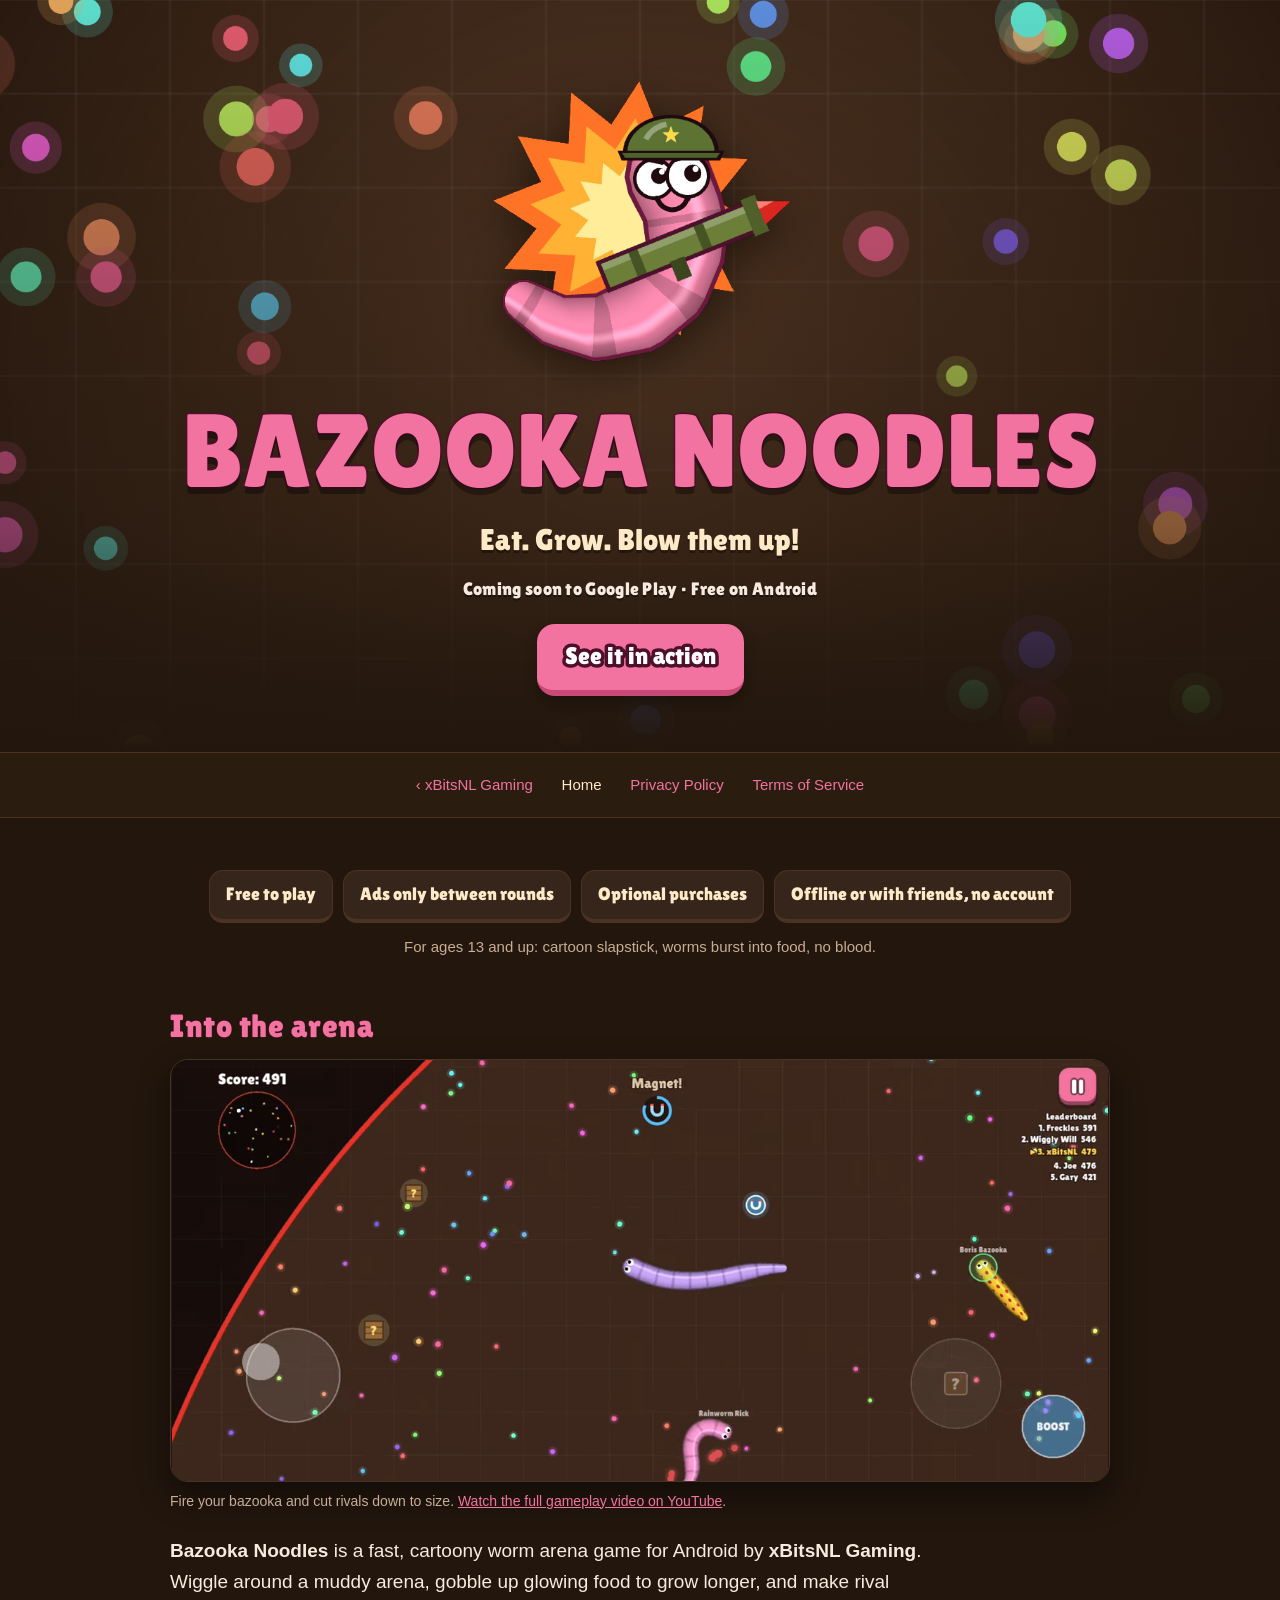
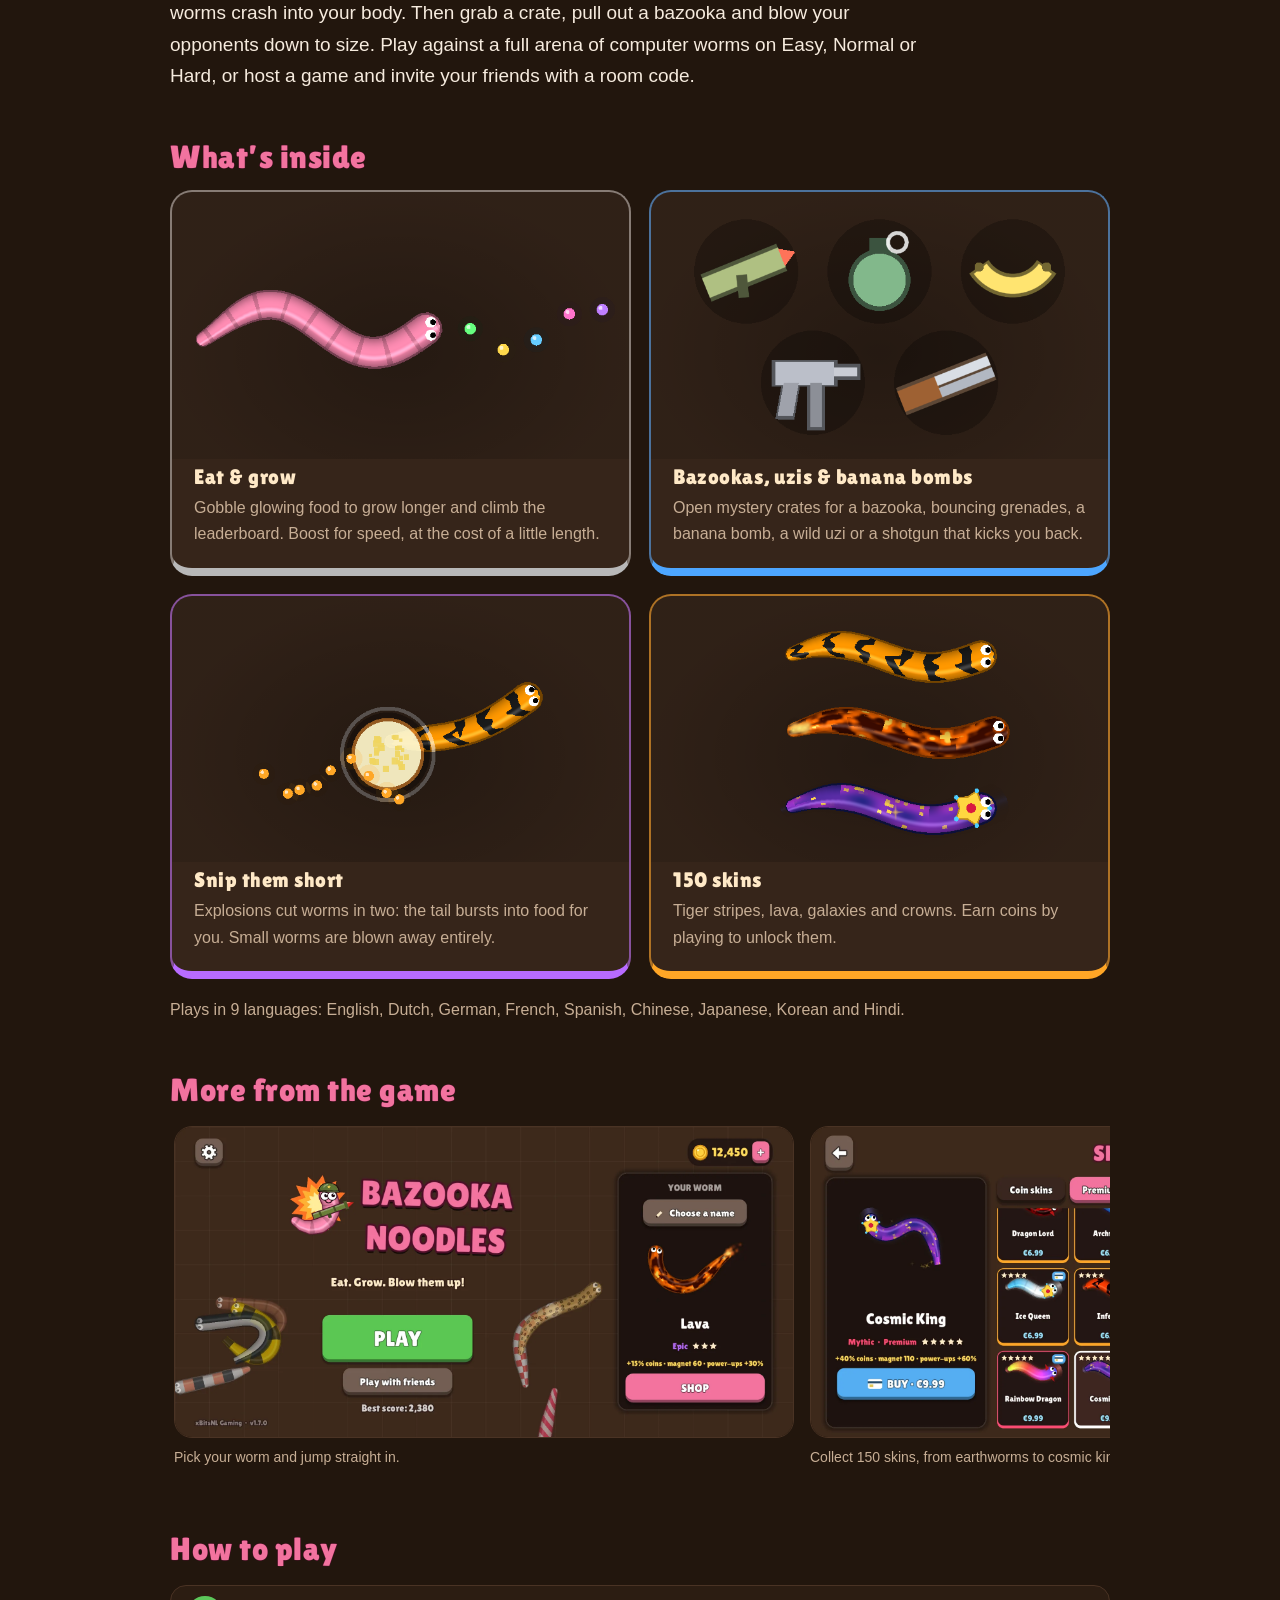
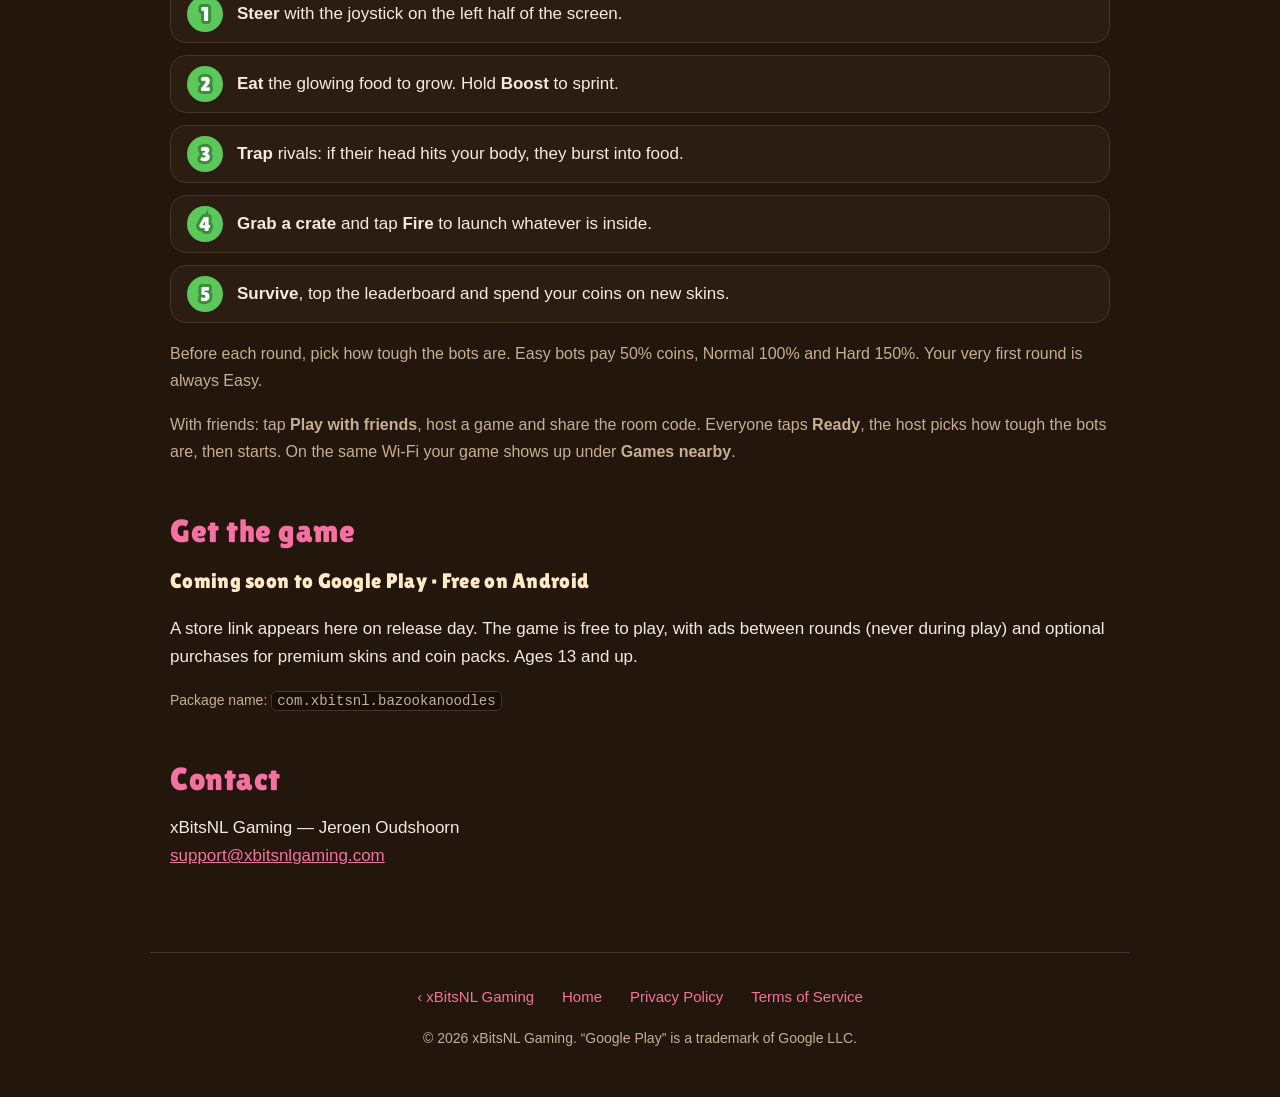
<file: index.html>
<!DOCTYPE html>
<html lang="en">
<head>
<meta charset="utf-8">
<meta name="viewport" content="width=device-width, initial-scale=1">
<title>Bazooka Noodles — eat, grow and blow them up! A worm arena game for Android</title>
<meta name="description" content="Bazooka Noodles is a worm arena game for Android by xBitsNL Gaming: eat to grow, crash rivals into your body, and grab bazookas, grenades and banana bombs to blow them down to size.">
<meta name="theme-color" content="#22160d">
<meta property="og:title" content="Bazooka Noodles">
<meta property="og:description" content="Eat. Grow. Blow them up! A worm arena game with bazookas, grenades and banana bombs.">
<meta property="og:image" content="https://bazooka-noodles.xbitsnlgaming.com/assets/feature.png">
<meta property="og:url" content="https://bazooka-noodles.xbitsnlgaming.com/">
<meta property="og:type" content="website">
<meta property="og:site_name" content="Bazooka Noodles">
<meta property="og:video" content="https://bazooka-noodles.xbitsnlgaming.com/assets/video/gameplay.mp4">
<meta name="twitter:card" content="summary_large_image">
<script type="application/ld+json">
{
  "@context": "https://schema.org",
  "@graph": [
    {
      "@type": "Organization",
      "@id": "https://www.xbitsnlgaming.com/#org",
      "name": "xBitsNL Gaming",
      "url": "https://www.xbitsnlgaming.com/",
      "email": "support@xbitsnlgaming.com"
    },
    {
      "@type": ["VideoGame", "MobileApplication"],
      "@id": "https://bazooka-noodles.xbitsnlgaming.com/#game",
      "name": "Bazooka Noodles",
      "url": "https://bazooka-noodles.xbitsnlgaming.com/",
      "description": "A fast, cartoony worm arena game for Android: eat to grow, crash rivals into your body, and grab bazookas, grenades and banana bombs to blow them down to size.",
      "image": "https://bazooka-noodles.xbitsnlgaming.com/assets/feature.png",
      "screenshot": [
        "https://bazooka-noodles.xbitsnlgaming.com/assets/screenshots/1_menu.webp",
        "https://bazooka-noodles.xbitsnlgaming.com/assets/screenshots/3_shop_premium.webp",
        "https://bazooka-noodles.xbitsnlgaming.com/assets/screenshots/4_shop_skins.webp"
      ],
      "genre": ["Arcade", "Action", "io game"],
      "gamePlatform": "Android",
      "operatingSystem": "Android",
      "applicationCategory": "GameApplication",
      "playMode": ["SinglePlayer", "MultiPlayer"],
      "inLanguage": ["en", "nl", "de", "fr", "es", "zh", "ja", "ko", "hi"],
      "typicalAgeRange": "13-",
      "author": { "@id": "https://www.xbitsnlgaming.com/#org" },
      "publisher": { "@id": "https://www.xbitsnlgaming.com/#org" },
      "offers": { "@type": "Offer", "price": "0", "priceCurrency": "EUR" },
      "trailer": { "@id": "https://bazooka-noodles.xbitsnlgaming.com/#gameplay" }
    },
    {
      "@type": "VideoObject",
      "@id": "https://bazooka-noodles.xbitsnlgaming.com/#gameplay",
      "name": "Bazooka Noodles gameplay",
      "description": "A purple worm picks up a bazooka and grenades and blows rival worms down to size in the Bazooka Noodles arena.",
      "thumbnailUrl": "https://bazooka-noodles.xbitsnlgaming.com/assets/video/gameplay-poster.jpg",
      "uploadDate": "2026-10-28T18:30:00+01:00",
      "duration": "PT22S",
      "contentUrl": "https://bazooka-noodles.xbitsnlgaming.com/assets/video/gameplay.mp4",
      "sameAs": "https://youtu.be/5Jnta__JhfM"
    }
  ]
}
</script>
<link rel="canonical" href="https://bazooka-noodles.xbitsnlgaming.com/">
<link rel="icon" href="assets/icon.png">
<link rel="apple-touch-icon" href="assets/apple-touch-icon.png">
<link rel="preload" href="assets/fonts/LilitaOne-Regular.ttf" as="font" type="font/ttf" crossorigin>
<link rel="stylesheet" href="style.css">
</head>
<body>

<a class="skip" href="#arena">Skip to content</a>

<header class="hero">
  <img class="logo" src="assets/logo.png" width="512" height="512" alt="A pink worm in an army helmet holding a bazooka, in front of an explosion">
  <h1>BAZOOKA NOODLES</h1>
  <p class="tagline">Eat. Grow. Blow them up!</p>
  <p class="status"><span>Coming soon to Google&nbsp;Play</span><span class="sep"> &middot; </span><span>Free on Android</span></p>
  <div class="buttons">
    <a class="btn" href="#arena">See it in action</a>
  </div>
</header>

<nav aria-label="Main">
  <a class="studio" href="https://www.xbitsnlgaming.com/">&lsaquo; xBitsNL Gaming</a>
  <a href="index.html" aria-current="page">Home</a>
  <a href="privacy-policy.html">Privacy Policy</a>
  <a href="terms-of-service.html">Terms of Service</a>
</nav>

<main>
  <section class="good-to-know" aria-labelledby="gtk">
    <h2 id="gtk" class="visually-hidden">Good to know</h2>
    <ul class="facts">
      <li>Free to play</li>
      <li>Ads only between rounds</li>
      <li>Optional purchases</li>
      <li>Offline or with friends, no account</li>
    </ul>
    <p class="age">For ages 13 and up: cartoon slapstick, worms burst into food, no blood.</p>
  </section>

  <section id="arena">
    <h2>Into the arena</h2>
    <figure class="shot">
      <video id="gameplay" width="1280" height="576" autoplay muted loop playsinline poster="assets/video/gameplay-poster.jpg" aria-label="Gameplay: a purple worm picks up a bazooka and grenades and blows rival worms down to size">
        <source src="assets/video/gameplay.webm" type="video/webm">
        <source src="assets/video/gameplay.mp4" type="video/mp4">
      </video>
      <figcaption>Fire your bazooka and cut rivals down to size. <a href="https://youtu.be/5Jnta__JhfM">Watch the full gameplay video on YouTube</a>.</figcaption>
    </figure>
    <p class="lead">
      <strong>Bazooka Noodles</strong> is a fast, cartoony worm arena game for Android by
      <strong>xBitsNL&nbsp;Gaming</strong>. Wiggle around a muddy arena, gobble up glowing food to
      grow longer, and make rival worms crash into your body. Then grab a crate, pull out a bazooka
      and blow your opponents down to size. Play against a full arena of computer worms on Easy, Normal
      or Hard, or host a game and invite your friends with a room code.
    </p>
  </section>

  <section id="features">
    <h2>What&rsquo;s inside</h2>
    <div class="features">
      <article class="feature tier-common">
        <img src="assets/art/eat.png" width="720" height="420" alt="" loading="lazy">
        <h3>Eat &amp; grow</h3>
        <p>Gobble glowing food to grow longer and climb the leaderboard. Boost for speed, at the cost of a little length.</p>
      </article>
      <article class="feature tier-rare">
        <img src="assets/art/weapons.png" width="720" height="420" alt="" loading="lazy">
        <h3>Bazookas, uzis &amp; banana bombs</h3>
        <p>Open mystery crates for a bazooka, bouncing grenades, a banana bomb, a wild uzi or a shotgun that kicks you back.</p>
      </article>
      <article class="feature tier-epic">
        <img src="assets/art/snip.png" width="720" height="420" alt="" loading="lazy">
        <h3>Snip them short</h3>
        <p>Explosions cut worms in two: the tail bursts into food for you. Small worms are blown away entirely.</p>
      </article>
      <article class="feature tier-legendary">
        <img src="assets/art/skins.png" width="720" height="420" alt="" loading="lazy">
        <h3>150 skins</h3>
        <p>Tiger stripes, lava, galaxies and crowns. Earn coins by playing to unlock them.</p>
      </article>
    </div>
    <p class="languages">Plays in 9 languages: English, Dutch, German, French, Spanish, Chinese, Japanese, Korean and Hindi.</p>
  </section>

  <section>
    <h2>More from the game</h2>
    <div class="gallery">
      <figure><img src="assets/screenshots/1_menu.webp" width="1920" height="966" loading="lazy" alt="Main menu with the Bazooka Noodles logo, Play button and your current worm skin"><figcaption>Pick your worm and jump straight in.</figcaption></figure>
      <figure><img src="assets/screenshots/3_shop_premium.webp" width="1920" height="966" loading="lazy" alt="Shop showing premium worm skins"><figcaption>Collect 150 skins, from earthworms to cosmic kings.</figcaption></figure>
      <figure><img src="assets/screenshots/4_shop_skins.webp" width="1920" height="966" loading="lazy" alt="Shop showing skins bought with coins"><figcaption>Earn coins by playing and unlock legendary skins.</figcaption></figure>
      <figure><img src="assets/screenshots/5_settings.webp" width="1920" height="966" loading="lazy" alt="Settings with nine languages, music and effects volume and vibration"><figcaption>Nine languages, volume sliders and vibration settings.</figcaption></figure>
    </div>
  </section>

  <section>
    <h2>How to play</h2>
    <ol class="steps">
      <li><strong>Steer</strong> with the joystick on the left half of the screen.</li>
      <li><strong>Eat</strong> the glowing food to grow. Hold <strong>Boost</strong> to sprint.</li>
      <li><strong>Trap</strong> rivals: if their head hits your body, they burst into food.</li>
      <li><strong>Grab a crate</strong> and tap <strong>Fire</strong> to launch whatever is inside.</li>
      <li><strong>Survive</strong>, top the leaderboard and spend your coins on new skins.</li>
    </ol>
    <p class="languages">Before each round, pick how tough the bots are. Easy bots pay 50% coins,
      Normal 100% and Hard 150%. Your very first round is always Easy.</p>
    <p class="languages">With friends: tap <strong>Play with friends</strong>, host a game and share the room code.
      Everyone taps <strong>Ready</strong>, the host picks how tough the bots are, then starts. On the same Wi-Fi your game shows up under
      <strong>Games nearby</strong>.</p>
  </section>

  <section id="get" class="get">
    <h2>Get the game</h2>
    <p class="status"><span>Coming soon to Google&nbsp;Play</span><span class="sep"> &middot; </span><span>Free on Android</span></p>
    <p>
      A store link appears here on release day. The game is free to play, with ads between rounds
      (never during play) and optional purchases for premium skins and coin packs. Ages 13 and up.
    </p>
    <p class="meta">Package name: <code>com.xbitsnl.bazookanoodles</code></p>
  </section>

  <section>
    <h2>Contact</h2>
    <p>
      xBitsNL&nbsp;Gaming &mdash; Jeroen&nbsp;Oudshoorn<br>
      <a href="mailto:support@xbitsnlgaming.com">support@xbitsnlgaming.com</a>
    </p>
  </section>
</main>

<footer>
  <nav aria-label="Footer">
    <a href="https://www.xbitsnlgaming.com/">‹ xBitsNL Gaming</a>
    <a href="index.html">Home</a>
    <a href="privacy-policy.html">Privacy Policy</a>
    <a href="terms-of-service.html">Terms of Service</a>
  </nav>
  &copy; <span id="y">2026</span> xBitsNL Gaming. &ldquo;Google Play&rdquo; is a trademark of Google&nbsp;LLC.
  <script>document.getElementById('y').textContent = new Date().getFullYear();</script>
  <script>
    // Minder beweging gevraagd: niet vanzelf afspelen, wel zelf kunnen starten.
    if (matchMedia('(prefers-reduced-motion: reduce)').matches) {
      const v = document.getElementById('gameplay');
      v.removeAttribute('autoplay'); v.pause(); v.currentTime = 0; v.controls = true;
    }
  </script>
</footer>

</body>
</html>
</file>
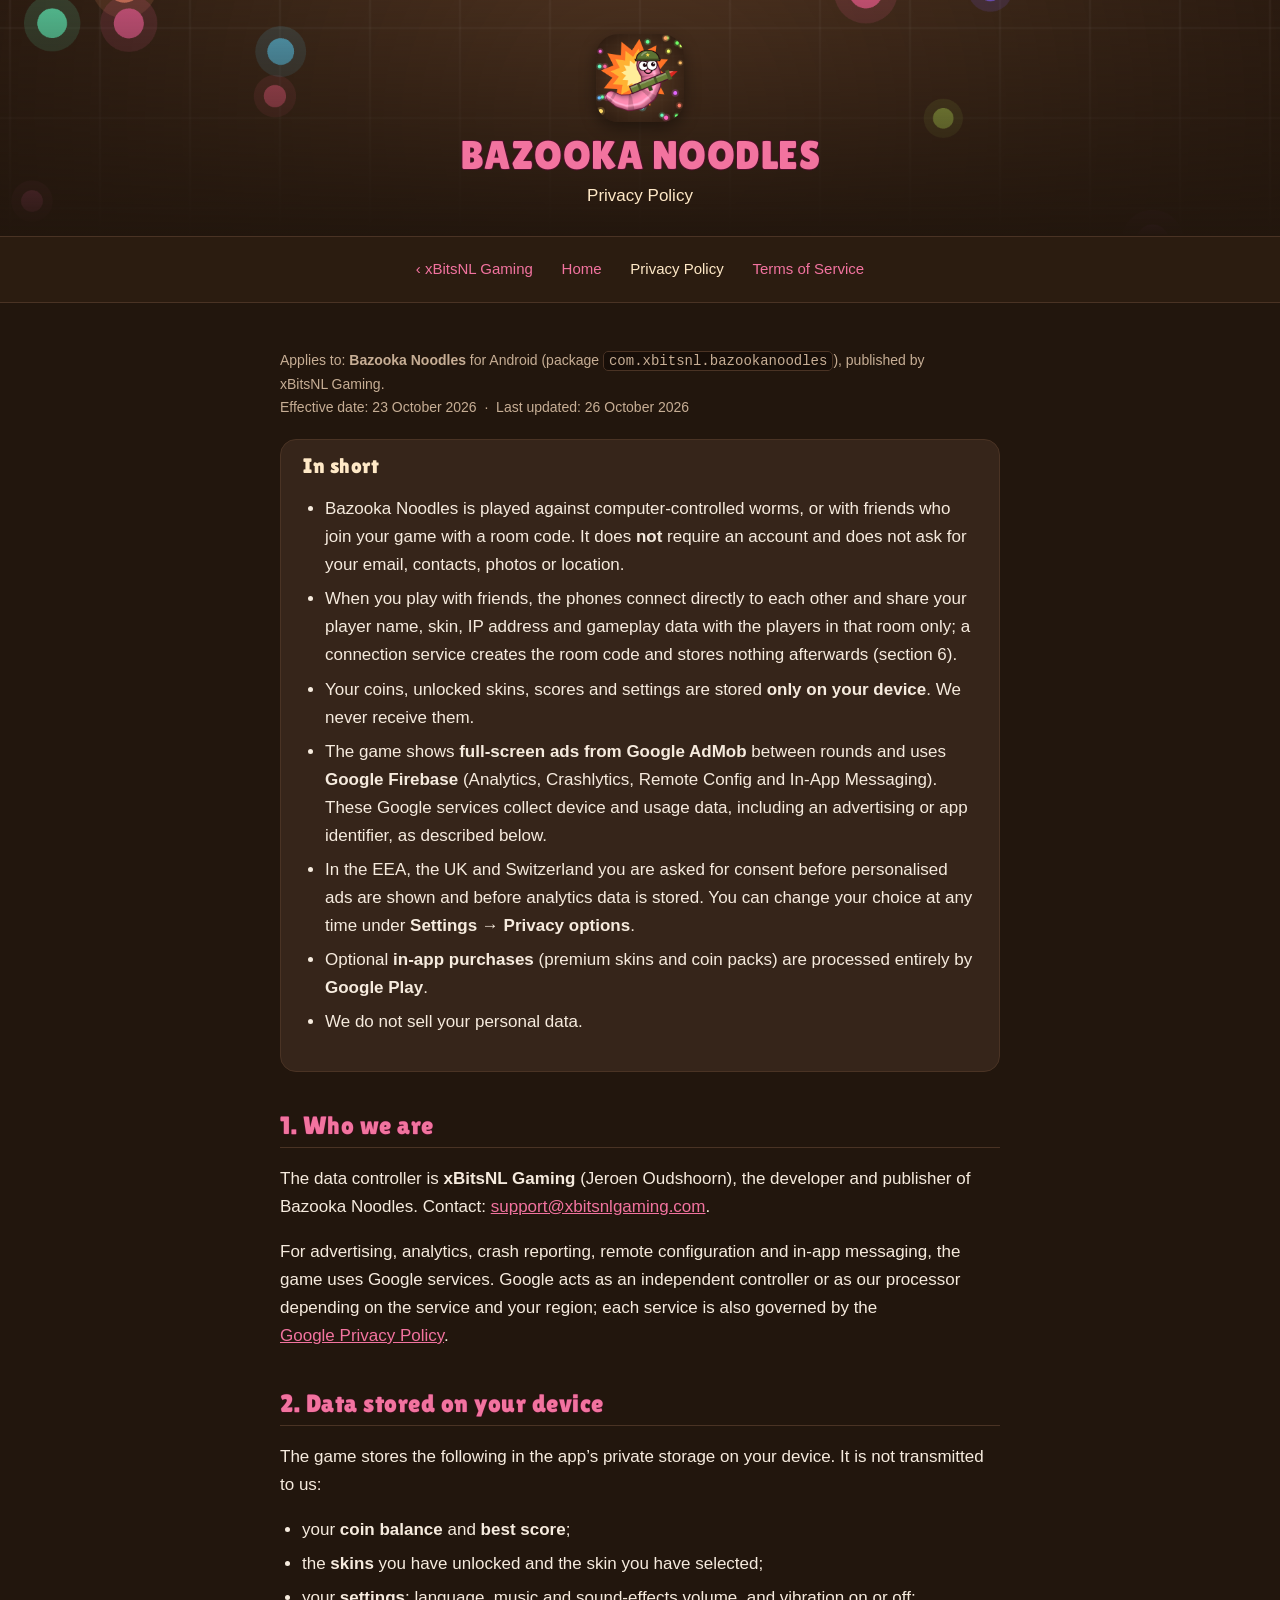
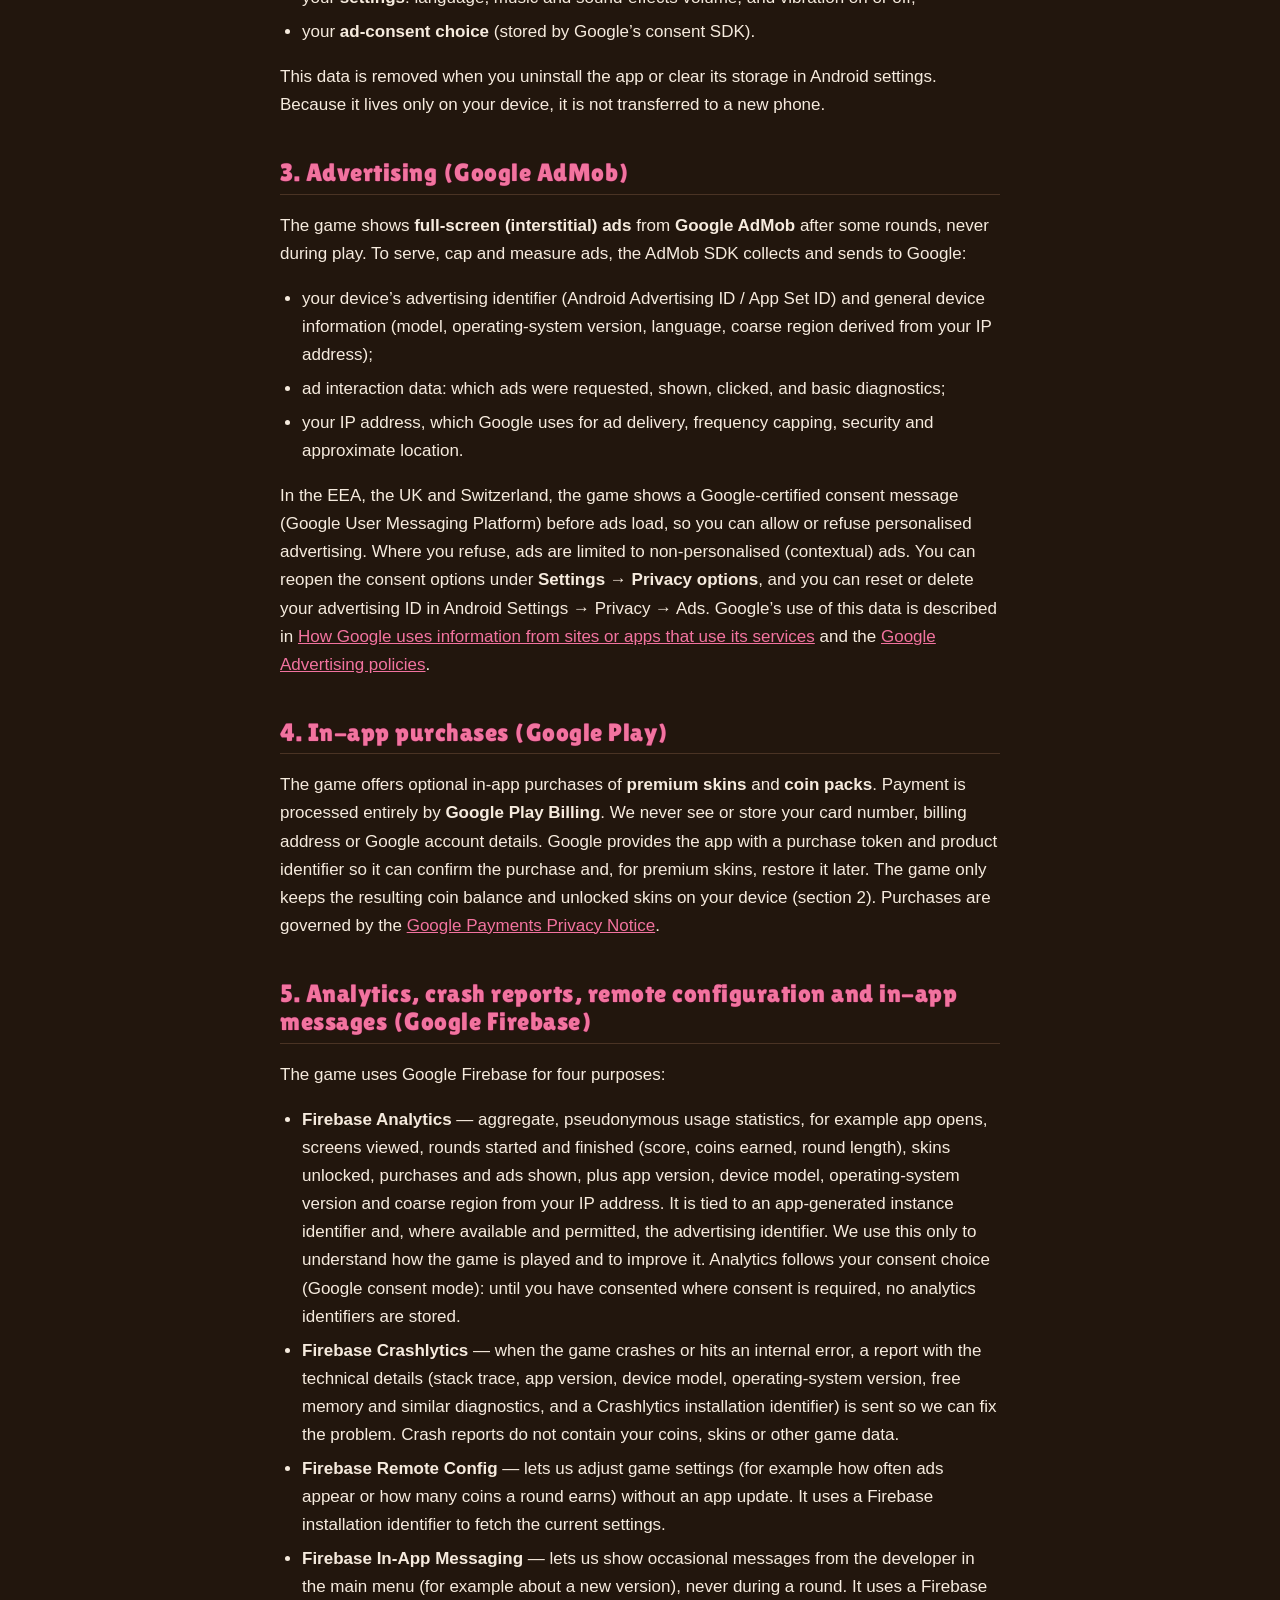
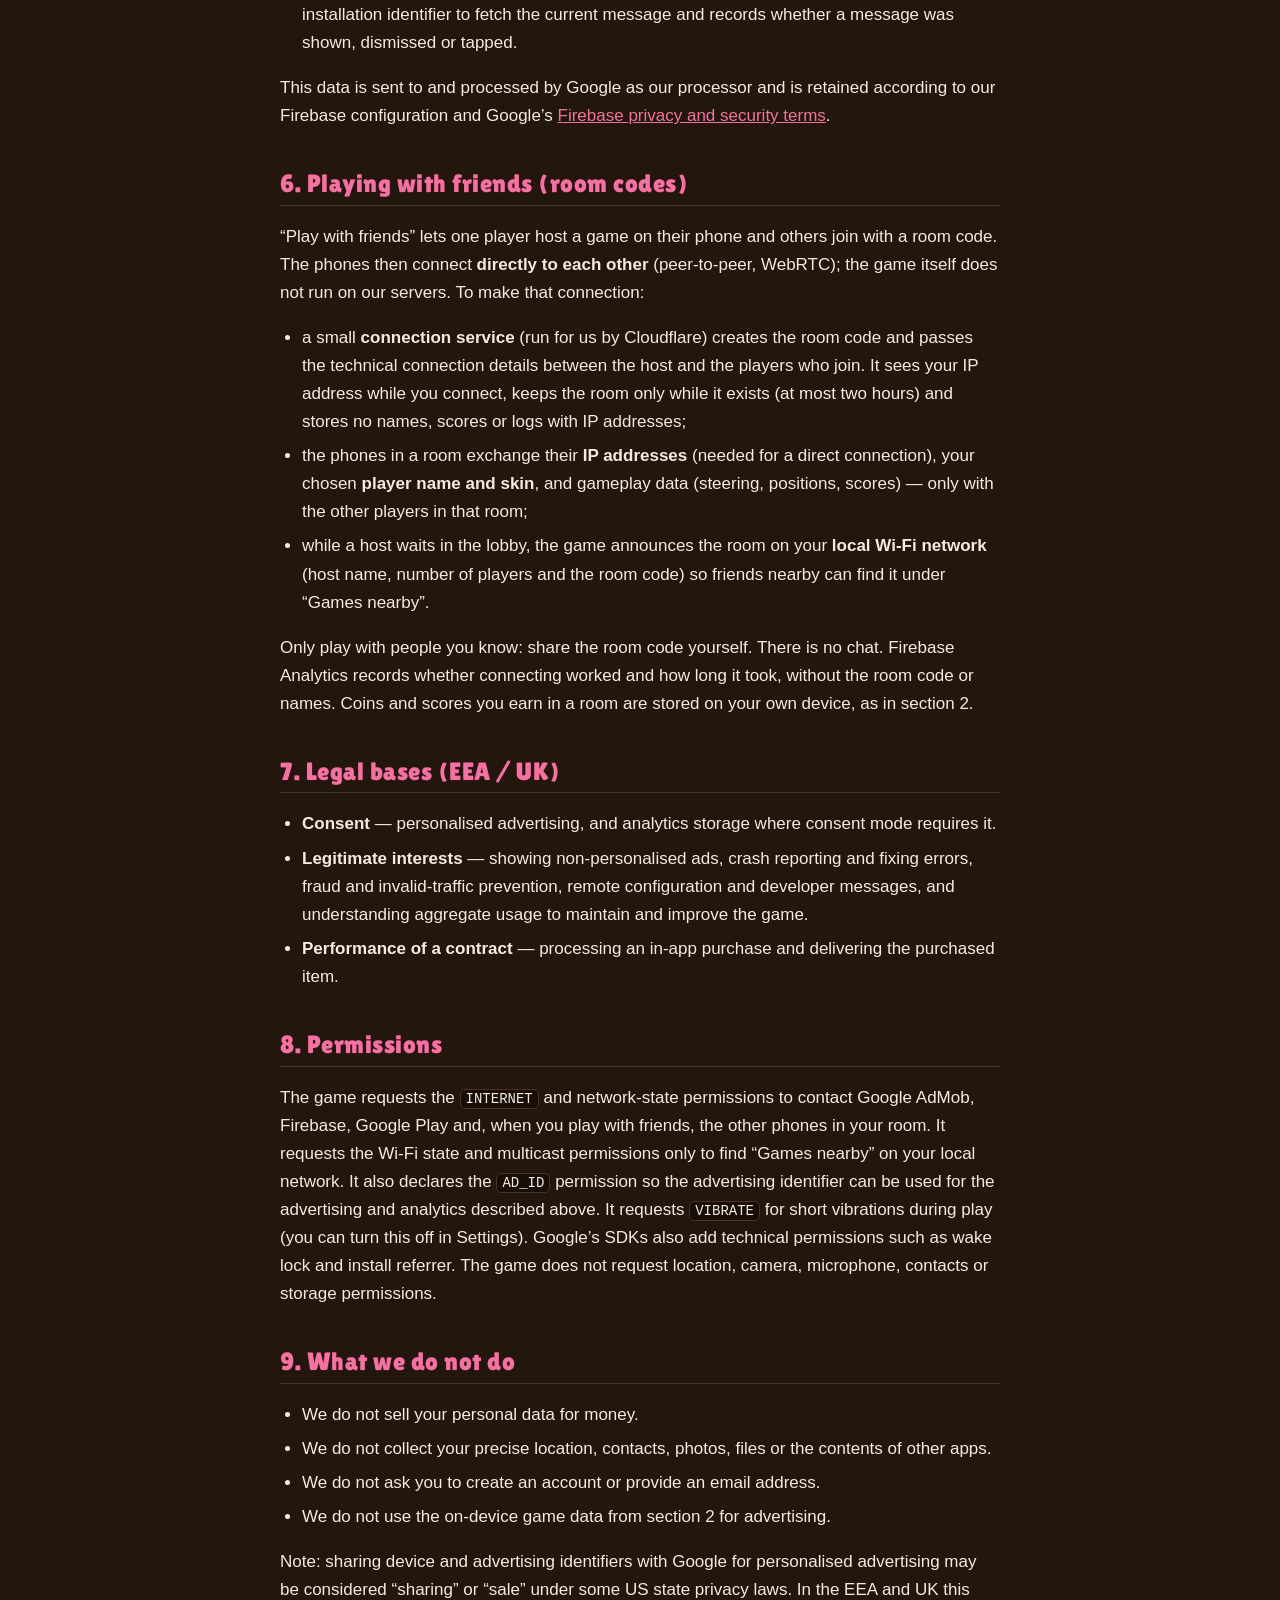
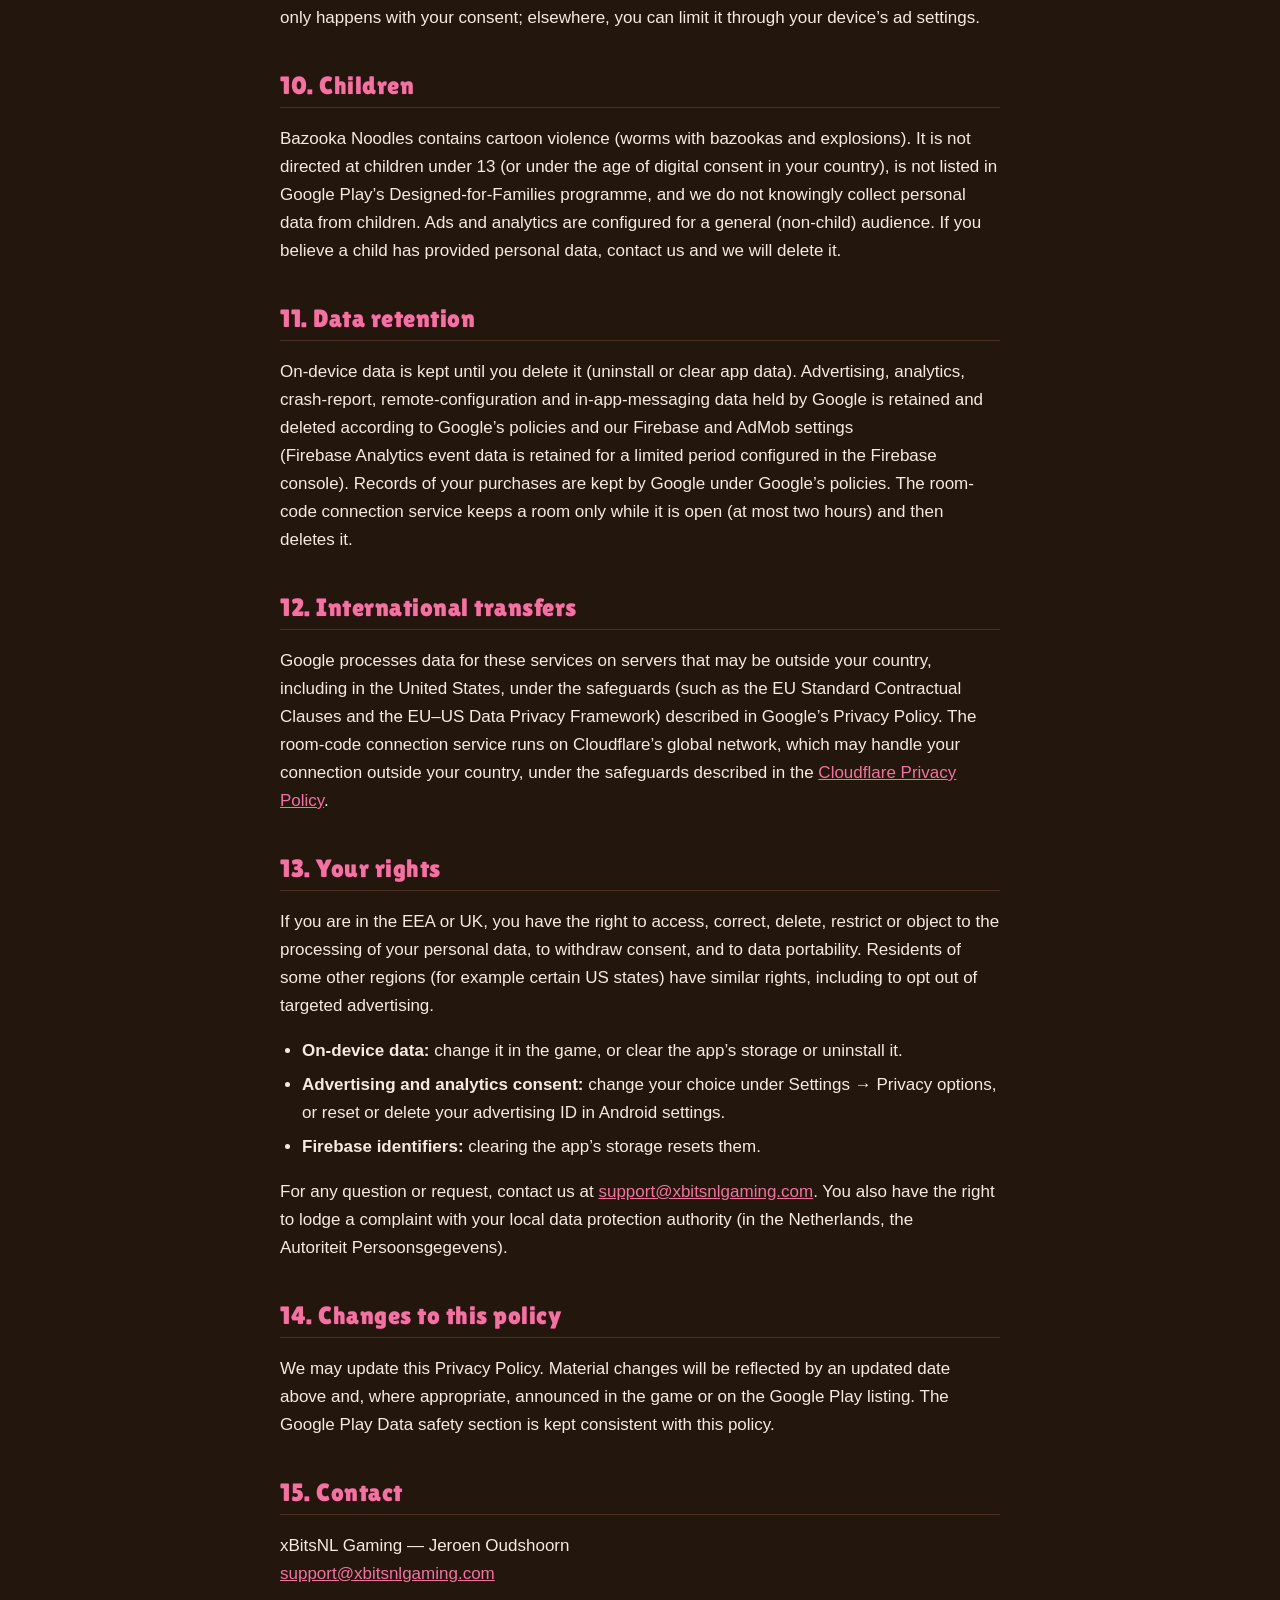
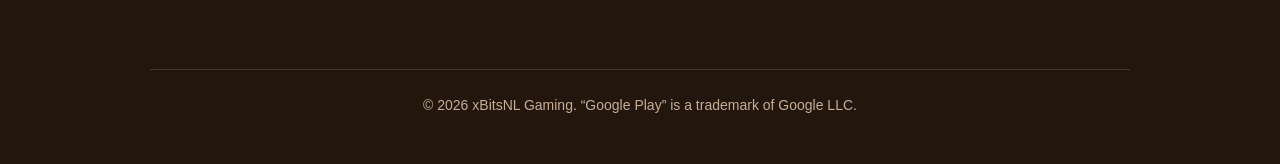
<file: privacy-policy.html>
<!DOCTYPE html>
<html lang="en">
<head>
<meta charset="utf-8">
<meta name="viewport" content="width=device-width, initial-scale=1">
<title>Privacy Policy — Bazooka Noodles</title>
<meta name="description" content="Privacy Policy for the Bazooka Noodles Android game by xBitsNL Gaming.">
<meta name="theme-color" content="#22160d">
<link rel="canonical" href="https://bazooka-noodles.xbitsnlgaming.com/privacy-policy.html">
<link rel="icon" href="assets/icon.png">
<link rel="apple-touch-icon" href="assets/apple-touch-icon.png">
<link rel="stylesheet" href="style.css">
</head>
<body>

<header class="page">
  <img class="icon" src="assets/icon.png" alt="Bazooka Noodles app icon">
  <h1>BAZOOKA NOODLES</h1>
  <p class="tagline">Privacy Policy</p>
</header>

<nav aria-label="Main">
  <a class="studio" href="https://www.xbitsnlgaming.com/">‹ xBitsNL Gaming</a>
  <a href="index.html">Home</a>
  <a href="privacy-policy.html" aria-current="page">Privacy Policy</a>
  <a href="terms-of-service.html">Terms of Service</a>
</nav>

<main class="text">
  <p class="meta">
    Applies to: <strong>Bazooka Noodles</strong> for Android (package <code>com.xbitsnl.bazookanoodles</code>),
    published by xBitsNL&nbsp;Gaming.<br>
    Effective date: 23&nbsp;October&nbsp;2026 &nbsp;&middot;&nbsp; Last updated: 26&nbsp;October&nbsp;2026
  </p>

  <div class="card">
    <h3>In short</h3>
    <ul>
      <li>Bazooka Noodles is played against computer-controlled worms, or with friends who join your game with a room code. It does <strong>not</strong> require an account and does not ask for your email, contacts, photos or location.</li>
      <li>When you play with friends, the phones connect directly to each other and share your player name, skin, IP address and gameplay data with the players in that room only; a connection service creates the room code and stores nothing afterwards (section&nbsp;6).</li>
      <li>Your coins, unlocked skins, scores and settings are stored <strong>only on your device</strong>. We never receive them.</li>
      <li>The game shows <strong>full-screen ads from Google&nbsp;AdMob</strong> between rounds and uses <strong>Google&nbsp;Firebase</strong> (Analytics, Crashlytics, Remote Config and In-App Messaging). These Google services collect device and usage data, including an advertising or app identifier, as described below.</li>
      <li>In the EEA, the UK and Switzerland you are asked for consent before personalised ads are shown and before analytics data is stored. You can change your choice at any time under <strong>Settings&nbsp;&rarr; Privacy options</strong>.</li>
      <li>Optional <strong>in-app purchases</strong> (premium skins and coin packs) are processed entirely by <strong>Google&nbsp;Play</strong>.</li>
      <li>We do not sell your personal data.</li>
    </ul>
  </div>

  <h2>1. Who we are</h2>
  <p>
    The data controller is <strong>xBitsNL&nbsp;Gaming</strong> (Jeroen&nbsp;Oudshoorn), the developer and
    publisher of Bazooka Noodles. Contact:
    <a href="mailto:support@xbitsnlgaming.com">support@xbitsnlgaming.com</a>.
  </p>
  <p>
    For advertising, analytics, crash reporting, remote configuration and in-app messaging, the game uses
    Google services. Google acts as an independent controller or as our processor depending on the service
    and your region; each service is also governed by the
    <a href="https://policies.google.com/privacy" rel="noopener" target="_blank">Google&nbsp;Privacy&nbsp;Policy</a>.
  </p>

  <h2>2. Data stored on your device</h2>
  <p>
    The game stores the following in the app&rsquo;s private storage on your device. It is not transmitted to us:
  </p>
  <ul>
    <li>your <strong>coin balance</strong> and <strong>best score</strong>;</li>
    <li>the <strong>skins</strong> you have unlocked and the skin you have selected;</li>
    <li>your <strong>settings</strong>: language, music and sound-effects volume, and vibration on or off;</li>
    <li>your <strong>ad-consent choice</strong> (stored by Google&rsquo;s consent SDK).</li>
  </ul>
  <p>
    This data is removed when you uninstall the app or clear its storage in Android settings. Because it
    lives only on your device, it is not transferred to a new phone.
  </p>

  <h2>3. Advertising (Google AdMob)</h2>
  <p>
    The game shows <strong>full-screen (interstitial) ads</strong> from <strong>Google&nbsp;AdMob</strong> after some
    rounds, never during play. To serve, cap and measure ads, the AdMob SDK collects and sends to Google:
  </p>
  <ul>
    <li>your device&rsquo;s advertising identifier (Android Advertising ID / App Set ID) and general device information (model, operating-system version, language, coarse region derived from your IP address);</li>
    <li>ad interaction data: which ads were requested, shown, clicked, and basic diagnostics;</li>
    <li>your IP address, which Google uses for ad delivery, frequency capping, security and approximate location.</li>
  </ul>
  <p>
    In the EEA, the UK and Switzerland, the game shows a Google-certified consent message (Google User Messaging
    Platform) before ads load, so you can allow or refuse personalised advertising. Where you refuse, ads are
    limited to non-personalised (contextual) ads. You can reopen the consent options under
    <strong>Settings&nbsp;&rarr; Privacy options</strong>, and you can reset or delete your advertising ID in Android
    Settings&nbsp;&rarr; Privacy&nbsp;&rarr; Ads. Google&rsquo;s use of this data is described in
    <a href="https://policies.google.com/technologies/partner-sites" rel="noopener" target="_blank">How Google uses information from sites or apps that use its services</a>
    and the <a href="https://policies.google.com/technologies/ads" rel="noopener" target="_blank">Google Advertising policies</a>.
  </p>

  <h2>4. In-app purchases (Google Play)</h2>
  <p>
    The game offers optional in-app purchases of <strong>premium skins</strong> and <strong>coin packs</strong>.
    Payment is processed entirely by <strong>Google&nbsp;Play&nbsp;Billing</strong>. We never see or store your card
    number, billing address or Google account details. Google provides the app with a purchase token and product
    identifier so it can confirm the purchase and, for premium skins, restore it later. The game only keeps the
    resulting coin balance and unlocked skins on your device (section&nbsp;2). Purchases are governed by the
    <a href="https://payments.google.com/payments/apis-secure/u/0/get_legal_document?ldo=0&amp;ldt=privacynotice" rel="noopener" target="_blank">Google&nbsp;Payments Privacy Notice</a>.
  </p>

  <h2>5. Analytics, crash reports, remote configuration and in-app messages (Google Firebase)</h2>
  <p>The game uses Google&nbsp;Firebase for four purposes:</p>
  <ul>
    <li><strong>Firebase&nbsp;Analytics</strong> &mdash; aggregate, pseudonymous usage statistics, for example app
      opens, screens viewed, rounds started and finished (score, coins earned, round length), skins unlocked,
      purchases and ads shown, plus app version, device model, operating-system version and coarse region from your
      IP address. It is tied to an app-generated instance identifier and, where available and permitted, the
      advertising identifier. We use this only to understand how the game is played and to improve it.
      Analytics follows your consent choice (Google consent mode): until you have consented where consent is
      required, no analytics identifiers are stored.</li>
    <li><strong>Firebase&nbsp;Crashlytics</strong> &mdash; when the game crashes or hits an internal error, a report with
      the technical details (stack trace, app version, device model, operating-system version, free memory and
      similar diagnostics, and a Crashlytics installation identifier) is sent so we can fix the problem. Crash reports
      do not contain your coins, skins or other game data.</li>
    <li><strong>Firebase&nbsp;Remote&nbsp;Config</strong> &mdash; lets us adjust game settings (for example how often ads
      appear or how many coins a round earns) without an app update. It uses a Firebase installation identifier to
      fetch the current settings.</li>
    <li><strong>Firebase&nbsp;In-App&nbsp;Messaging</strong> &mdash; lets us show occasional messages from the developer in
      the main menu (for example about a new version), never during a round. It uses a Firebase installation
      identifier to fetch the current message and records whether a message was shown, dismissed or tapped.</li>
  </ul>
  <p>
    This data is sent to and processed by Google as our processor and is retained according to our Firebase
    configuration and Google&rsquo;s
    <a href="https://firebase.google.com/support/privacy" rel="noopener" target="_blank">Firebase privacy and security terms</a>.
  </p>

  <h2>6. Playing with friends (room codes)</h2>
  <p>
    &ldquo;Play with friends&rdquo; lets one player host a game on their phone and others join with a room code.
    The phones then connect <strong>directly to each other</strong> (peer-to-peer, WebRTC); the game itself does not
    run on our servers. To make that connection:
  </p>
  <ul>
    <li>a small <strong>connection service</strong> (run for us by Cloudflare) creates the room code and passes the
      technical connection details between the host and the players who join. It sees your IP address while you
      connect, keeps the room only while it exists (at most two hours) and stores no names, scores or logs with IP
      addresses;</li>
    <li>the phones in a room exchange their <strong>IP addresses</strong> (needed for a direct connection), your
      chosen <strong>player name and skin</strong>, and gameplay data (steering, positions, scores) &mdash; only with
      the other players in that room;</li>
    <li>while a host waits in the lobby, the game announces the room on your <strong>local Wi-Fi network</strong>
      (host name, number of players and the room code) so friends nearby can find it under &ldquo;Games
      nearby&rdquo;.</li>
  </ul>
  <p>
    Only play with people you know: share the room code yourself. There is no chat. Firebase Analytics records
    whether connecting worked and how long it took, without the room code or names. Coins and scores you earn in a
    room are stored on your own device, as in section&nbsp;2.
  </p>

  <h2>7. Legal bases (EEA / UK)</h2>
  <ul>
    <li><strong>Consent</strong> &mdash; personalised advertising, and analytics storage where consent mode requires it.</li>
    <li><strong>Legitimate interests</strong> &mdash; showing non-personalised ads, crash reporting and fixing errors,
      fraud and invalid-traffic prevention, remote configuration and developer messages, and understanding aggregate
      usage to maintain and improve the game.</li>
    <li><strong>Performance of a contract</strong> &mdash; processing an in-app purchase and delivering the purchased item.</li>
  </ul>

  <h2>8. Permissions</h2>
  <p>
    The game requests the <code>INTERNET</code> and network-state permissions to contact Google AdMob, Firebase,
    Google&nbsp;Play and, when you play with friends, the other phones in your room. It requests the Wi-Fi state and
    multicast permissions only to find &ldquo;Games nearby&rdquo; on your local network. It also declares the <code>AD_ID</code> permission so the advertising identifier can be used for the
    advertising and analytics described above. It requests <code>VIBRATE</code> for short vibrations during play (you
    can turn this off in Settings). Google&rsquo;s SDKs also add technical permissions such as wake lock and install
    referrer. The game does not request location, camera, microphone, contacts or storage permissions.
  </p>

  <h2>9. What we do not do</h2>
  <ul>
    <li>We do not sell your personal data for money.</li>
    <li>We do not collect your precise location, contacts, photos, files or the contents of other apps.</li>
    <li>We do not ask you to create an account or provide an email address.</li>
    <li>We do not use the on-device game data from section&nbsp;2 for advertising.</li>
  </ul>
  <p>
    Note: sharing device and advertising identifiers with Google for personalised advertising may be considered
    &ldquo;sharing&rdquo; or &ldquo;sale&rdquo; under some US state privacy laws. In the EEA and UK this only happens
    with your consent; elsewhere, you can limit it through your device&rsquo;s ad settings.
  </p>

  <h2>10. Children</h2>
  <p>
    Bazooka Noodles contains cartoon violence (worms with bazookas and explosions). It is not directed at children
    under 13 (or under the age of digital consent in your country), is not listed in Google&nbsp;Play&rsquo;s
    Designed-for-Families programme, and we do not knowingly collect personal data from children. Ads and analytics
    are configured for a general (non-child) audience. If you believe a child has provided personal data, contact us
    and we will delete it.
  </p>

  <h2>11. Data retention</h2>
  <p>
    On-device data is kept until you delete it (uninstall or clear app data). Advertising, analytics, crash-report,
    remote-configuration and in-app-messaging data held by Google is retained and deleted according to Google&rsquo;s
    policies and our Firebase and AdMob settings (Firebase&nbsp;Analytics event data is retained for a limited period
    configured in the Firebase console). Records of your purchases are kept by Google under Google&rsquo;s policies.
    The room-code connection service keeps a room only while it is open (at most two hours) and then deletes it.
  </p>

  <h2>12. International transfers</h2>
  <p>
    Google processes data for these services on servers that may be outside your country, including in the United
    States, under the safeguards (such as the EU&nbsp;Standard Contractual Clauses and the EU&ndash;US Data Privacy
    Framework) described in Google&rsquo;s Privacy Policy. The room-code connection service runs on Cloudflare&rsquo;s
    global network, which may handle your connection outside your country, under the safeguards described in the
    <a href="https://www.cloudflare.com/privacypolicy/" rel="noopener" target="_blank">Cloudflare Privacy Policy</a>.
  </p>

  <h2>13. Your rights</h2>
  <p>
    If you are in the EEA or UK, you have the right to access, correct, delete, restrict or object to the processing
    of your personal data, to withdraw consent, and to data portability. Residents of some other regions (for example
    certain US states) have similar rights, including to opt out of targeted advertising.
  </p>
  <ul>
    <li><strong>On-device data:</strong> change it in the game, or clear the app&rsquo;s storage or uninstall it.</li>
    <li><strong>Advertising and analytics consent:</strong> change your choice under Settings&nbsp;&rarr; Privacy options, or reset or delete your advertising ID in Android settings.</li>
    <li><strong>Firebase identifiers:</strong> clearing the app&rsquo;s storage resets them.</li>
  </ul>
  <p>
    For any question or request, contact us at
    <a href="mailto:support@xbitsnlgaming.com">support@xbitsnlgaming.com</a>. You also have the right to lodge a
    complaint with your local data protection authority (in the Netherlands, the Autoriteit&nbsp;Persoonsgegevens).
  </p>

  <h2>14. Changes to this policy</h2>
  <p>
    We may update this Privacy Policy. Material changes will be reflected by an updated date above and, where
    appropriate, announced in the game or on the Google&nbsp;Play listing. The Google&nbsp;Play Data&nbsp;safety section
    is kept consistent with this policy.
  </p>

  <h2>15. Contact</h2>
  <p>
    xBitsNL&nbsp;Gaming — Jeroen&nbsp;Oudshoorn<br>
    <a href="mailto:support@xbitsnlgaming.com">support@xbitsnlgaming.com</a>
  </p>
</main>

<footer>
  &copy; <span id="y">2026</span> xBitsNL Gaming. &ldquo;Google Play&rdquo; is a trademark of Google&nbsp;LLC.
  <script>document.getElementById('y').textContent = new Date().getFullYear();</script>
</footer>

</body>
</html>
</file>
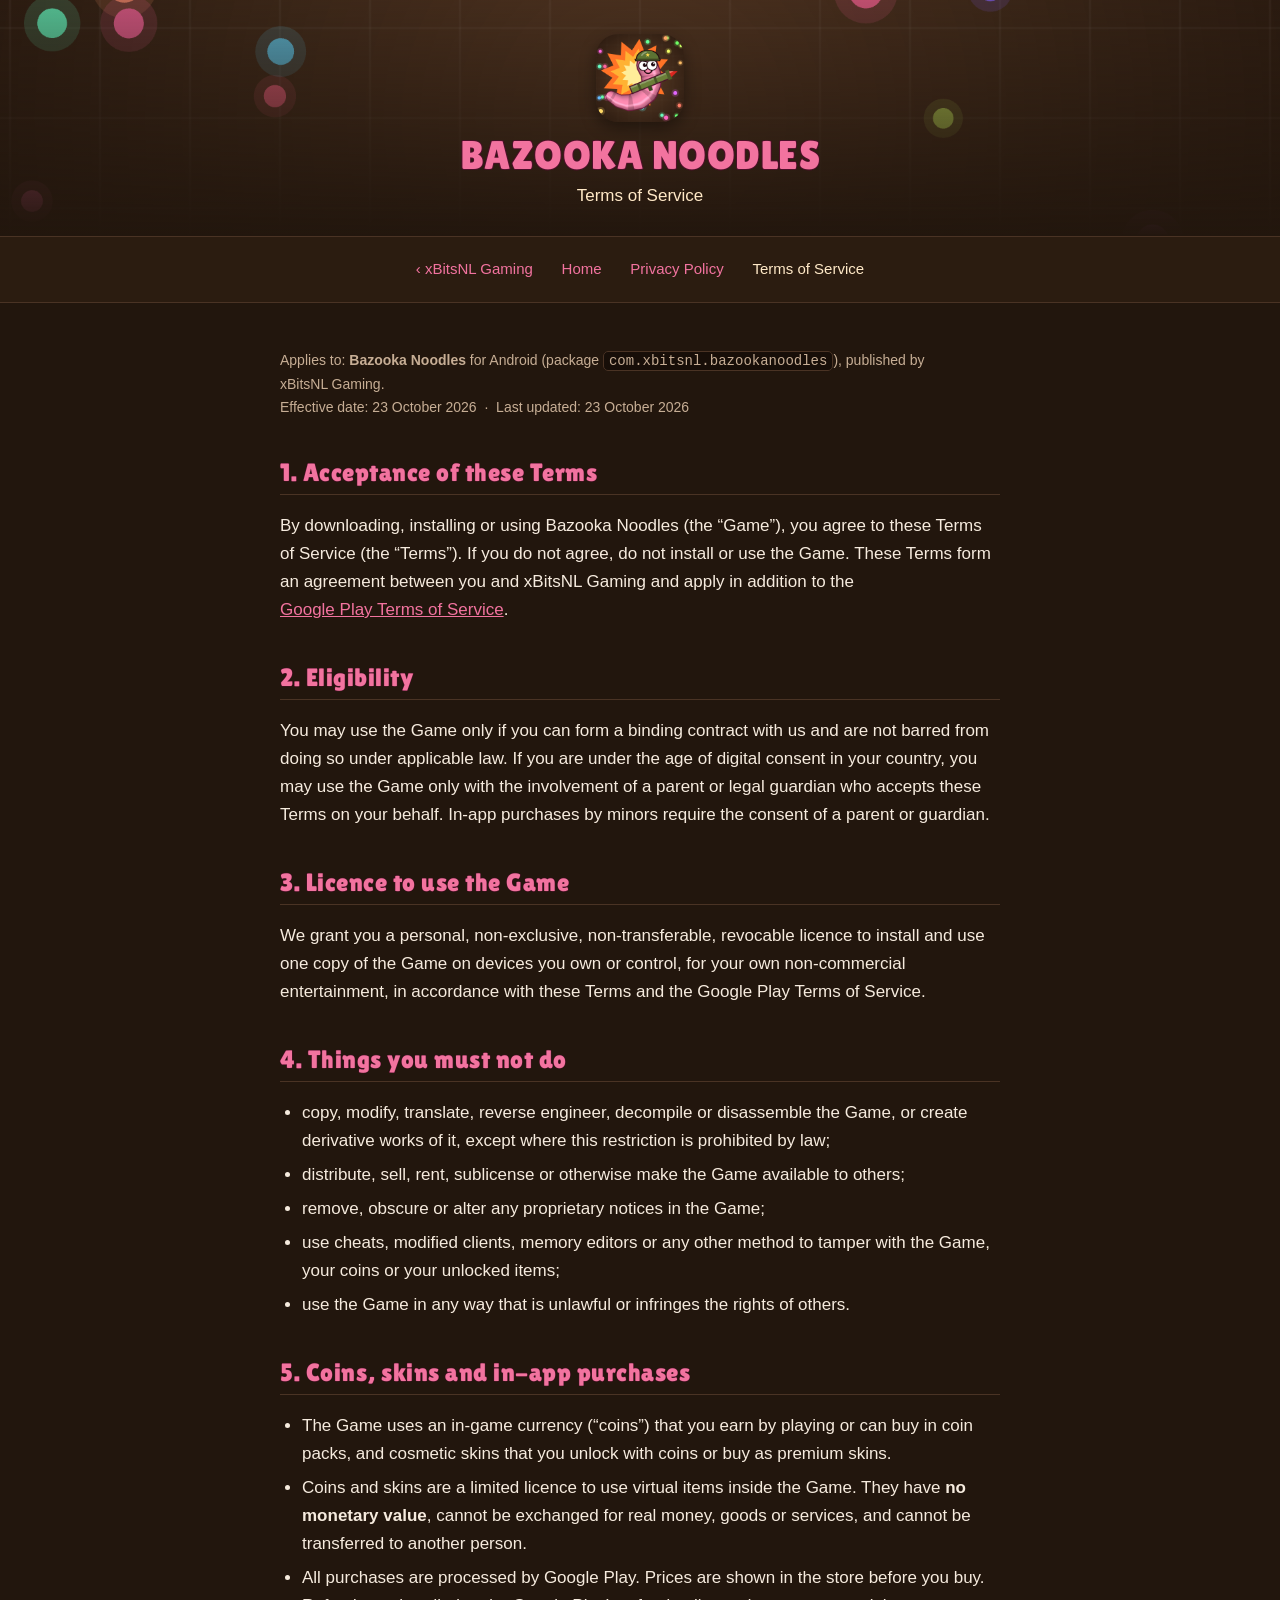
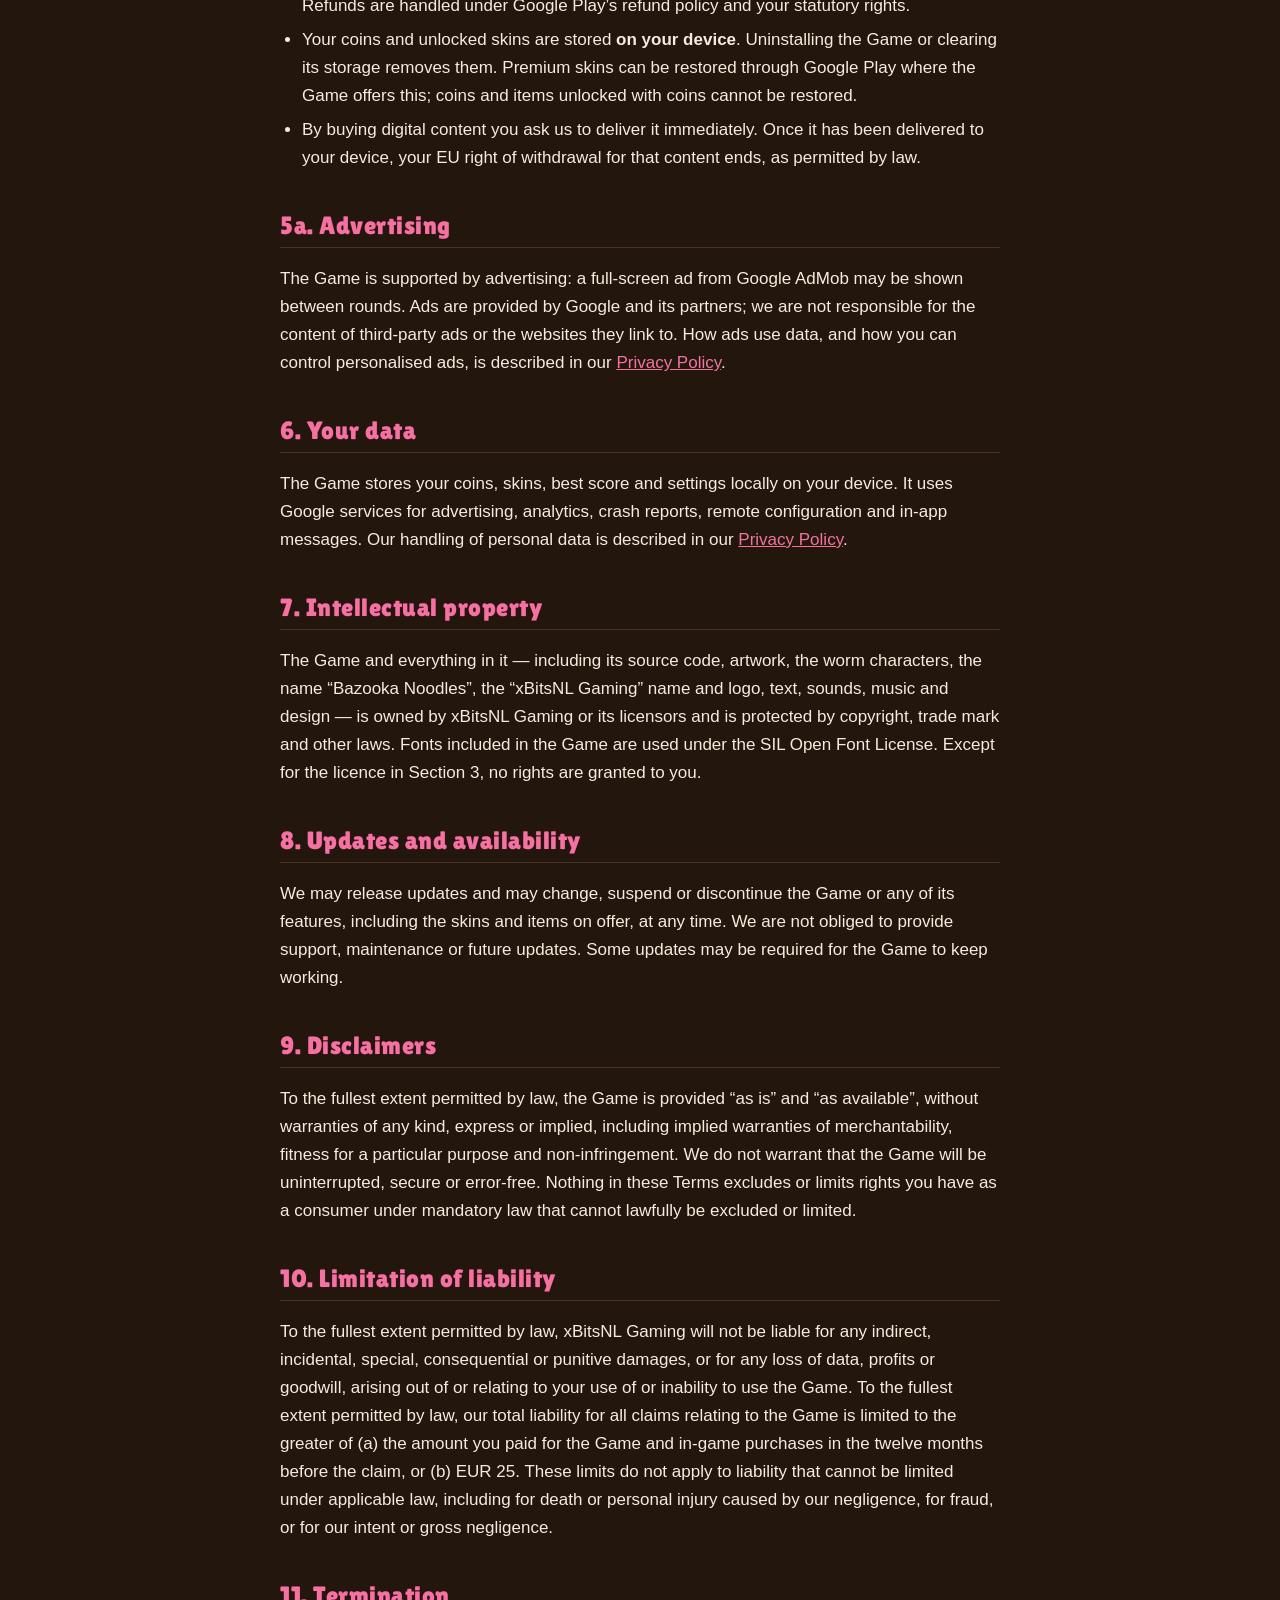
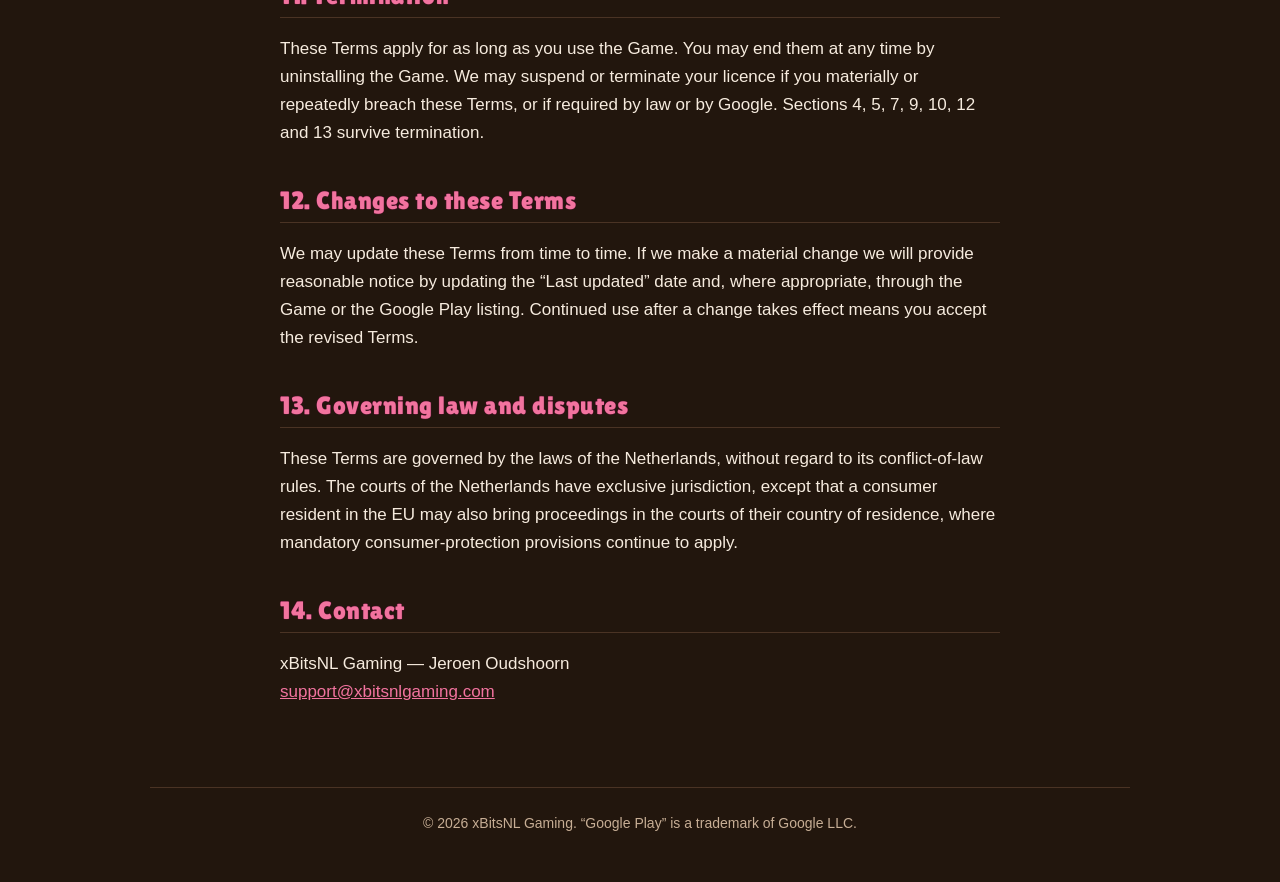
<file: terms-of-service.html>
<!DOCTYPE html>
<html lang="en">
<head>
<meta charset="utf-8">
<meta name="viewport" content="width=device-width, initial-scale=1">
<title>Terms of Service — Bazooka Noodles</title>
<meta name="description" content="Terms of Service for the Bazooka Noodles Android game by xBitsNL Gaming.">
<meta name="theme-color" content="#22160d">
<link rel="canonical" href="https://bazooka-noodles.xbitsnlgaming.com/terms-of-service.html">
<link rel="icon" href="assets/icon.png">
<link rel="apple-touch-icon" href="assets/apple-touch-icon.png">
<link rel="stylesheet" href="style.css">
</head>
<body>

<header class="page">
  <img class="icon" src="assets/icon.png" alt="Bazooka Noodles app icon">
  <h1>BAZOOKA NOODLES</h1>
  <p class="tagline">Terms of Service</p>
</header>

<nav aria-label="Main">
  <a class="studio" href="https://www.xbitsnlgaming.com/">‹ xBitsNL Gaming</a>
  <a href="index.html">Home</a>
  <a href="privacy-policy.html">Privacy Policy</a>
  <a href="terms-of-service.html" aria-current="page">Terms of Service</a>
</nav>

<main class="text">
  <p class="meta">
    Applies to: <strong>Bazooka Noodles</strong> for Android (package <code>com.xbitsnl.bazookanoodles</code>),
    published by xBitsNL&nbsp;Gaming.<br>
    Effective date: 23&nbsp;October&nbsp;2026 &nbsp;&middot;&nbsp; Last updated: 23&nbsp;October&nbsp;2026
  </p>

  <h2>1. Acceptance of these Terms</h2>
  <p>
    By downloading, installing or using Bazooka Noodles (the &ldquo;Game&rdquo;), you agree to these Terms of
    Service (the &ldquo;Terms&rdquo;). If you do not agree, do not install or use the Game. These Terms form an
    agreement between you and xBitsNL&nbsp;Gaming and apply in addition to the
    <a href="https://play.google.com/about/play-terms/" rel="noopener" target="_blank">Google&nbsp;Play&nbsp;Terms&nbsp;of&nbsp;Service</a>.
  </p>

  <h2>2. Eligibility</h2>
  <p>
    You may use the Game only if you can form a binding contract with us and are not barred from doing so
    under applicable law. If you are under the age of digital consent in your country, you may use the Game
    only with the involvement of a parent or legal guardian who accepts these Terms on your behalf. In-app
    purchases by minors require the consent of a parent or guardian.
  </p>

  <h2>3. Licence to use the Game</h2>
  <p>
    We grant you a personal, non-exclusive, non-transferable, revocable licence to install and use one copy
    of the Game on devices you own or control, for your own non-commercial entertainment, in accordance with
    these Terms and the Google&nbsp;Play&nbsp;Terms&nbsp;of&nbsp;Service.
  </p>

  <h2>4. Things you must not do</h2>
  <ul>
    <li>copy, modify, translate, reverse engineer, decompile or disassemble the Game, or create derivative
      works of it, except where this restriction is prohibited by law;</li>
    <li>distribute, sell, rent, sublicense or otherwise make the Game available to others;</li>
    <li>remove, obscure or alter any proprietary notices in the Game;</li>
    <li>use cheats, modified clients, memory editors or any other method to tamper with the Game, your
      coins or your unlocked items;</li>
    <li>use the Game in any way that is unlawful or infringes the rights of others.</li>
  </ul>

  <h2>5. Coins, skins and in-app purchases</h2>
  <ul>
    <li>The Game uses an in-game currency (&ldquo;coins&rdquo;) that you earn by playing or can buy in
      coin packs, and cosmetic skins that you unlock with coins or buy as premium skins.</li>
    <li>Coins and skins are a limited licence to use virtual items inside the Game. They have
      <strong>no monetary value</strong>, cannot be exchanged for real money, goods or services, and cannot be
      transferred to another person.</li>
    <li>All purchases are processed by Google&nbsp;Play. Prices are shown in the store before you buy.
      Refunds are handled under Google&nbsp;Play&rsquo;s refund policy and your statutory rights.</li>
    <li>Your coins and unlocked skins are stored <strong>on your device</strong>. Uninstalling the Game or
      clearing its storage removes them. Premium skins can be restored through Google&nbsp;Play where the Game
      offers this; coins and items unlocked with coins cannot be restored.</li>
    <li>By buying digital content you ask us to deliver it immediately. Once it has been delivered to your
      device, your EU right of withdrawal for that content ends, as permitted by law.</li>
  </ul>

  <h2>5a. Advertising</h2>
  <p>
    The Game is supported by advertising: a full-screen ad from Google&nbsp;AdMob may be shown between rounds. Ads
    are provided by Google and its partners; we are not responsible for the content of third-party ads or the
    websites they link to. How ads use data, and how you can control personalised ads, is described in our
    <a href="privacy-policy.html">Privacy&nbsp;Policy</a>.
  </p>

  <h2>6. Your data</h2>
  <p>
    The Game stores your coins, skins, best score and settings locally on your device. It uses Google services
    for advertising, analytics, crash reports, remote configuration and in-app messages. Our handling of personal
    data is described in our <a href="privacy-policy.html">Privacy&nbsp;Policy</a>.
  </p>

  <h2>7. Intellectual property</h2>
  <p>
    The Game and everything in it — including its source code, artwork, the worm characters, the name
    &ldquo;Bazooka Noodles&rdquo;, the &ldquo;xBitsNL&nbsp;Gaming&rdquo; name and logo, text, sounds, music and
    design — is owned by xBitsNL&nbsp;Gaming or its licensors and is protected by copyright, trade mark and
    other laws. Fonts included in the Game are used under the SIL Open Font License. Except for the licence in
    Section&nbsp;3, no rights are granted to you.
  </p>

  <h2>8. Updates and availability</h2>
  <p>
    We may release updates and may change, suspend or discontinue the Game or any of its features, including
    the skins and items on offer, at any time. We are not obliged to provide support, maintenance or future
    updates. Some updates may be required for the Game to keep working.
  </p>

  <h2>9. Disclaimers</h2>
  <p>
    To the fullest extent permitted by law, the Game is provided &ldquo;as is&rdquo; and &ldquo;as available&rdquo;,
    without warranties of any kind, express or implied, including implied warranties of merchantability, fitness
    for a particular purpose and non-infringement. We do not warrant that the Game will be uninterrupted, secure
    or error-free. Nothing in these Terms excludes or limits rights you have as a consumer under mandatory law
    that cannot lawfully be excluded or limited.
  </p>

  <h2>10. Limitation of liability</h2>
  <p>
    To the fullest extent permitted by law, xBitsNL&nbsp;Gaming will not be liable for any indirect, incidental,
    special, consequential or punitive damages, or for any loss of data, profits or goodwill, arising out of or
    relating to your use of or inability to use the Game. To the fullest extent permitted by law, our total
    liability for all claims relating to the Game is limited to the greater of (a) the amount you paid for the
    Game and in-game purchases in the twelve months before the claim, or (b) EUR&nbsp;25. These limits do not
    apply to liability that cannot be limited under applicable law, including for death or personal injury caused
    by our negligence, for fraud, or for our intent or gross negligence.
  </p>

  <h2>11. Termination</h2>
  <p>
    These Terms apply for as long as you use the Game. You may end them at any time by uninstalling the Game. We
    may suspend or terminate your licence if you materially or repeatedly breach these Terms, or if required by
    law or by Google. Sections&nbsp;4, 5, 7, 9, 10, 12 and 13 survive termination.
  </p>

  <h2>12. Changes to these Terms</h2>
  <p>
    We may update these Terms from time to time. If we make a material change we will provide reasonable notice by
    updating the &ldquo;Last updated&rdquo; date and, where appropriate, through the Game or the Google&nbsp;Play
    listing. Continued use after a change takes effect means you accept the revised Terms.
  </p>

  <h2>13. Governing law and disputes</h2>
  <p>
    These Terms are governed by the laws of the Netherlands, without regard to its conflict-of-law rules. The courts
    of the Netherlands have exclusive jurisdiction, except that a consumer resident in the EU may also bring
    proceedings in the courts of their country of residence, where mandatory consumer-protection provisions continue
    to apply.
  </p>

  <h2>14. Contact</h2>
  <p>
    xBitsNL&nbsp;Gaming — Jeroen&nbsp;Oudshoorn<br>
    <a href="mailto:support@xbitsnlgaming.com">support@xbitsnlgaming.com</a>
  </p>
</main>

<footer>
  &copy; <span id="y">2026</span> xBitsNL Gaming. &ldquo;Google Play&rdquo; is a trademark of Google&nbsp;LLC.
  <script>document.getElementById('y').textContent = new Date().getFullYear();</script>
</footer>

</body>
</html>
</file>
<file: style.css>
@font-face {
  font-family: "Lilita One";
  src: url("assets/fonts/LilitaOne-Regular.ttf") format("truetype");
  font-display: swap;
}

:root {
  --bg: #22160d;
  --bg-soft: #2c1d12;
  --card: #36251a;
  --line: #4a3324;
  --pink: #f2739f;
  --pink-deep: #c94a78;
  --outline: #4d0f29;
  --cream: #ffe9c7;
  --green: #5cc75a;
  --green-deep: #3a8d39;
  --ink: #f6ebde;
  --muted: #c7ae95;
  /* Rariteitskleuren uit de game (SkinCatalog.TIER_COLORS) */
  --tier-common: #b8b8b8;
  --tier-rare: #4da6ff;
  --tier-epic: #b86bff;
  --tier-legendary: #ffa626;
  --max: 980px;
  --text: 760px;
}

* { box-sizing: border-box; }

html { -webkit-text-size-adjust: 100%; scroll-behavior: smooth; }

body {
  margin: 0;
  background: var(--bg);
  color: var(--ink);
  font: 17px/1.65 -apple-system, BlinkMacSystemFont, "Segoe UI", Roboto, Helvetica, Arial, sans-serif;
}

a { color: var(--pink); }
a:hover { color: var(--cream); }
:focus-visible { outline: 3px solid var(--cream); outline-offset: 3px; border-radius: 6px; }

.visually-hidden {
  position: absolute; width: 1px; height: 1px; overflow: hidden;
  clip: rect(0 0 0 0); white-space: nowrap;
}

.skip {
  position: absolute; left: 12px; top: -60px; z-index: 20;
  padding: 10px 16px; border-radius: 12px;
  background: var(--card); color: var(--cream);
}
.skip:focus { top: 12px; }

h1, h2, h3, .display {
  font-family: "Lilita One", "Arial Black", sans-serif;
  font-weight: 400;
  letter-spacing: 0.5px;
  line-height: 1.15;
}

/* --- Hero (home page) --------------------------------------------------- */

.hero {
  position: relative;
  overflow: hidden;
  text-align: center;
  padding: 48px 20px 56px;
  background:
    linear-gradient(180deg, rgba(34, 22, 13, 0.15) 0%, rgba(34, 22, 13, 0.55) 70%, var(--bg) 100%),
    url("assets/backdrop.png") center / cover no-repeat;
  border-bottom: 1px solid var(--line);
}

.hero .logo {
  width: min(360px, 78vw);
  height: auto;
  display: block;
  margin: 0 auto -6px;
  animation: bob 3.2s ease-in-out infinite;
  filter: drop-shadow(0 10px 18px rgba(0, 0, 0, 0.45));
}

.hero h1 {
  margin: 0;
  font-size: clamp(48px, 10vw, 104px);
  line-height: 0.95;
  color: var(--pink);
  -webkit-text-stroke: 3px var(--outline);
  paint-order: stroke fill;
  text-shadow: 0 7px 0 rgba(0, 0, 0, 0.35);
}

.hero .tagline {
  margin: 14px 0 10px;
  font-family: "Lilita One", sans-serif;
  font-size: clamp(22px, 4vw, 30px);
  color: var(--cream);
  text-shadow: 0 3px 0 rgba(0, 0, 0, 0.35);
}

.status {
  text-wrap: balance;
  margin: 0 0 20px;
  font-family: "Lilita One", sans-serif;
  font-size: 18px;
  letter-spacing: 0.3px;
  color: var(--ink);
  text-shadow: 0 2px 0 rgba(0, 0, 0, 0.45);
}

.buttons { display: flex; gap: 14px; justify-content: center; flex-wrap: wrap; }

/* Witte letters met een rand, zoals in de game (Outline Everything):
   zonder rand haalt wit op roze maar 2,7:1. */
.btn {
  display: inline-block;
  font-family: "Lilita One", sans-serif;
  font-size: 24px;
  color: #fff;
  -webkit-text-stroke: 7px var(--outline);
  paint-order: stroke fill;
  text-decoration: none;
  padding: 12px 28px 14px;
  border-radius: 18px;
  background: var(--pink);
  border-bottom: 6px solid var(--pink-deep);
  box-shadow: 0 6px 14px rgba(0, 0, 0, 0.3);
  transition: transform 0.1s, border-bottom-width 0.1s;
}
.btn:hover { color: #fff; transform: translateY(2px); border-bottom-width: 4px; }
.btn:active { transform: translateY(5px); border-bottom-width: 1px; box-shadow: 0 2px 6px rgba(0, 0, 0, 0.3); }

@keyframes bob {
  0%, 100% { transform: translateY(0) rotate(-2deg); }
  50% { transform: translateY(-10px) rotate(2deg); }
}

/* --- Kleine kop (beleidspagina's) -------------------------------------- */

header.page {
  text-align: center;
  padding: 34px 20px 26px;
  background:
    linear-gradient(180deg, rgba(34, 22, 13, 0.3), var(--bg)),
    url("assets/backdrop.png") center / cover no-repeat;
  border-bottom: 1px solid var(--line);
}

header.page img.icon {
  width: 88px;
  height: 88px;
  border-radius: 22px;
  display: block;
  margin: 0 auto 10px;
  box-shadow: 0 6px 16px rgba(0, 0, 0, 0.4);
}

header.page h1 {
  margin: 0;
  font-size: 40px;
  color: var(--pink);
  -webkit-text-stroke: 2px var(--outline);
  paint-order: stroke fill;
}

header.page .tagline { margin: 4px 0 0; color: var(--cream); }

/* --- Navigatie ---------------------------------------------------------- */

nav {
  text-align: center;
  padding: 12px 20px;
  border-bottom: 1px solid var(--line);
  background: rgba(44, 29, 18, 0.94);
  backdrop-filter: blur(6px);
  position: sticky;
  top: 0;
  z-index: 10;
}

nav a { display: inline-block; margin: 0 6px; padding: 8px 6px; text-decoration: none; font-size: 15px; }
nav a[aria-current="page"] { color: var(--cream); }

/* --- Inhoud ------------------------------------------------------------- */

main {
  max-width: var(--max);
  margin: 0 auto;
  padding: 24px 20px 64px;
}

main.text { max-width: var(--text); padding-top: 32px; }

section { margin-top: 48px; }

h2 {
  color: var(--pink);
  margin: 40px 0 14px;
  font-size: 32px;
  -webkit-text-stroke: 1px var(--outline);
  paint-order: stroke fill;
}

main.text h2 {
  font-size: 25px;
  border-bottom: 1px solid var(--line);
  padding-bottom: 6px;
}

h3 { color: var(--cream); margin: 10px 0 6px; font-size: 21px; }

.lead { font-size: 19px; max-width: var(--text); }

/* --- Goed om te weten (direct onder de opening) ------------------------- */

.good-to-know { margin-top: 28px; text-align: center; }

.facts {
  list-style: none;
  padding: 0;
  margin: 0;
  display: flex;
  flex-wrap: wrap;
  justify-content: center;
  gap: 10px;
}

.facts li {
  margin: 0;
  padding: 8px 16px 10px;
  border-radius: 14px;
  background: var(--card);
  border: 1px solid var(--line);
  border-bottom: 4px solid var(--line);
  font-family: "Lilita One", sans-serif;
  font-size: 18px;
  color: var(--cream);
}

.age { margin: 12px 0 0; color: var(--muted); font-size: 15px; text-wrap: balance; }

/* Telefoon: twee blokjes per rij in plaats van vier rijen, menu op één regel
   (de studiolink staat ook in de voettekst). */
@media (max-width: 480px) {
  .facts { gap: 8px; }
  .facts li { font-size: 15px; padding: 6px 12px 8px; }
  nav a { margin: 0 2px; font-size: 14px; }
  nav a.studio { display: none; }
  .status span { display: block; }
  .status .sep { display: none; }
}

/* --- Screenshots ------------------------------------------------------------ */

.shot { margin: 0 0 22px; }

.shot img,
.gallery img {
  width: 100%;
  height: auto;
  aspect-ratio: 1920 / 966; /* zo groot als de screenshots zijn: niets afsnijden */
  border-radius: 18px;
  border: 1px solid var(--line);
  display: block;
}

.shot img { box-shadow: 0 14px 32px rgba(0, 0, 0, 0.45); }

.shot video {
  width: 100%;
  height: auto;
  aspect-ratio: 1280 / 576; /* telefoonopname, 20:9 */
  border-radius: 18px;
  border: 1px solid var(--line);
  display: block;
  background: #22160d;
  box-shadow: 0 14px 32px rgba(0, 0, 0, 0.45);
}

.shot figcaption,
.gallery figcaption { color: var(--muted); font-size: 14px; margin-top: 8px; }

ul { padding-left: 22px; }
li { margin: 6px 0; }

.features {
  display: grid;
  grid-template-columns: repeat(auto-fit, minmax(min(100%, 420px), 1fr));
  gap: 18px;
}

/* Kaarten als in de shop: donker vlak, rand en onderrand in een rariteitskleur. */
.feature {
  --tier: var(--tier-common);
  background: var(--card);
  border: 2px solid color-mix(in srgb, var(--tier) 55%, var(--line));
  border-bottom: 8px solid var(--tier);
  border-radius: 22px;
  padding: 0 22px 20px;
  overflow: hidden;
}

.feature.tier-rare { --tier: var(--tier-rare); }
.feature.tier-epic { --tier: var(--tier-epic); }
.feature.tier-legendary { --tier: var(--tier-legendary); }

.feature img {
  display: block;
  width: calc(100% + 44px);
  height: auto;
  margin: 0 -22px 4px;
  background: radial-gradient(ellipse at 50% 60%, rgba(0, 0, 0, 0.32), rgba(0, 0, 0, 0.12) 70%);
}

.feature h3 { margin-top: 6px; }
.feature p { margin: 4px 0 0; color: var(--muted); font-size: 16px; }

.languages { margin: 18px 0 0; color: var(--muted); font-size: 16px; }

.steps {
  counter-reset: step;
  list-style: none;
  padding: 0;
  display: grid;
  gap: 12px;
}

.steps li {
  counter-increment: step;
  position: relative;
  padding: 14px 18px 14px 66px;
  background: var(--bg-soft);
  border: 1px solid var(--line);
  border-radius: 16px;
  margin: 0;
}

.steps li::before {
  content: counter(step);
  position: absolute;
  left: 16px;
  top: 50%;
  transform: translateY(-50%);
  width: 36px;
  height: 36px;
  line-height: 36px;
  text-align: center;
  border-radius: 50%;
  background: var(--green);
  color: #fff;
  -webkit-text-stroke: 6px var(--green-deep); /* wit op groen haalt zonder rand maar 2,2:1 */
  paint-order: stroke fill;
  font-family: "Lilita One", sans-serif;
  font-size: 20px;
}

.gallery {
  display: grid;
  grid-auto-flow: column;
  grid-auto-columns: min(86%, 620px);
  gap: 16px;
  overflow-x: auto;
  scroll-snap-type: x mandatory;
  padding: 4px 4px 14px;
  scroll-padding-inline: 4px;
  scrollbar-color: var(--pink-deep) var(--bg-soft);
}

.gallery::-webkit-scrollbar { height: 10px; }
.gallery::-webkit-scrollbar-track { background: var(--bg-soft); border-radius: 5px; }
.gallery::-webkit-scrollbar-thumb { background: var(--pink-deep); border-radius: 5px; }

.gallery figure { margin: 0; scroll-snap-align: start; }

/* --- Afsluiter: de status nog een keer ---------------------------------- */

.get .status { color: var(--cream); font-size: 21px; margin-bottom: 8px; text-shadow: none; }

.card {
  background: var(--card);
  border: 1px solid var(--line);
  border-radius: 16px;
  padding: 4px 22px 18px;
  margin: 20px 0;
}

.meta { color: var(--muted); font-size: 14px; }

code {
  background: #170e08;
  border: 1px solid var(--line);
  border-radius: 5px;
  padding: 1px 5px;
  font-size: 14px;
}

footer {
  max-width: var(--max);
  margin: 0 auto;
  padding: 24px 20px 48px;
  border-top: 1px solid var(--line);
  color: var(--muted);
  font-size: 14px;
  text-align: center;
}

footer nav { position: static; background: none; border: 0; padding: 0 0 10px; backdrop-filter: none; }

@media (prefers-reduced-motion: reduce) {
  .hero .logo { animation: none; }
  .btn { transition: none; }
  html { scroll-behavior: auto; }
}
</file>
